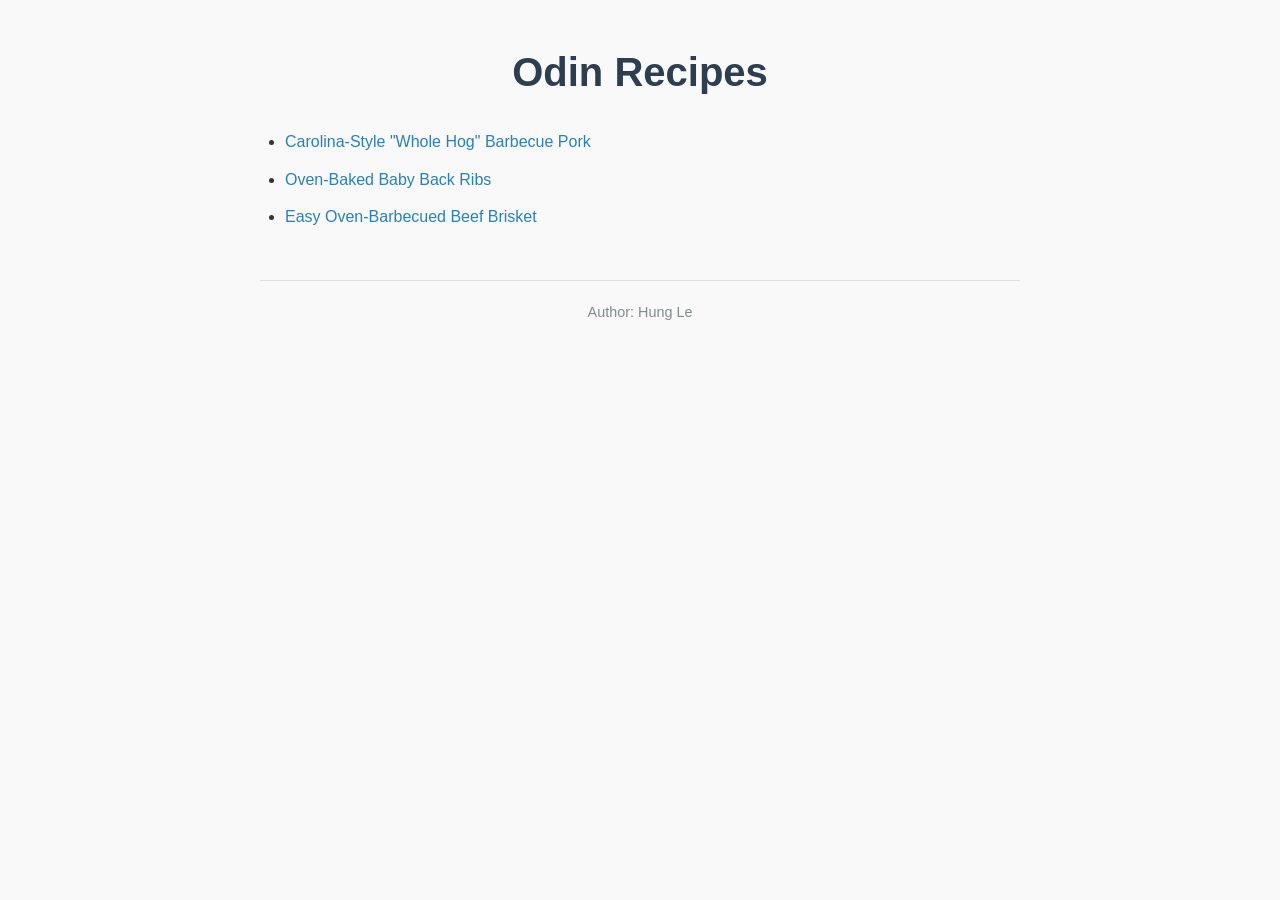
<file: index.html>
<!DOCTYPE html>
<html lang="en">
<head>
    <meta charset="UTF-8">
    <meta name="viewport" content="width=device-width, initial-scale=1.0">
    <title>Odin Recipes</title>
    <link rel="stylesheet" href="./style.css">
</head>
<body>
    <h1>Odin Recipes</h1>
    <ul>
        <li><a href="./recipes/whole-dog.html">Carolina-Style "Whole Hog" Barbecue Pork</a></li>
        <li><a href="./recipes/baby-back-ribs.html">Oven-Baked Baby Back Ribs</a></li>
        <li><a href="./recipes/easy-oven-barbecued-beef-brisket.html">Easy Oven-Barbecued Beef Brisket</a></li>
    </ul>
    <footer>
        <p>Author: Hung Le</p>
    </footer>
</body>
</html>
</file>
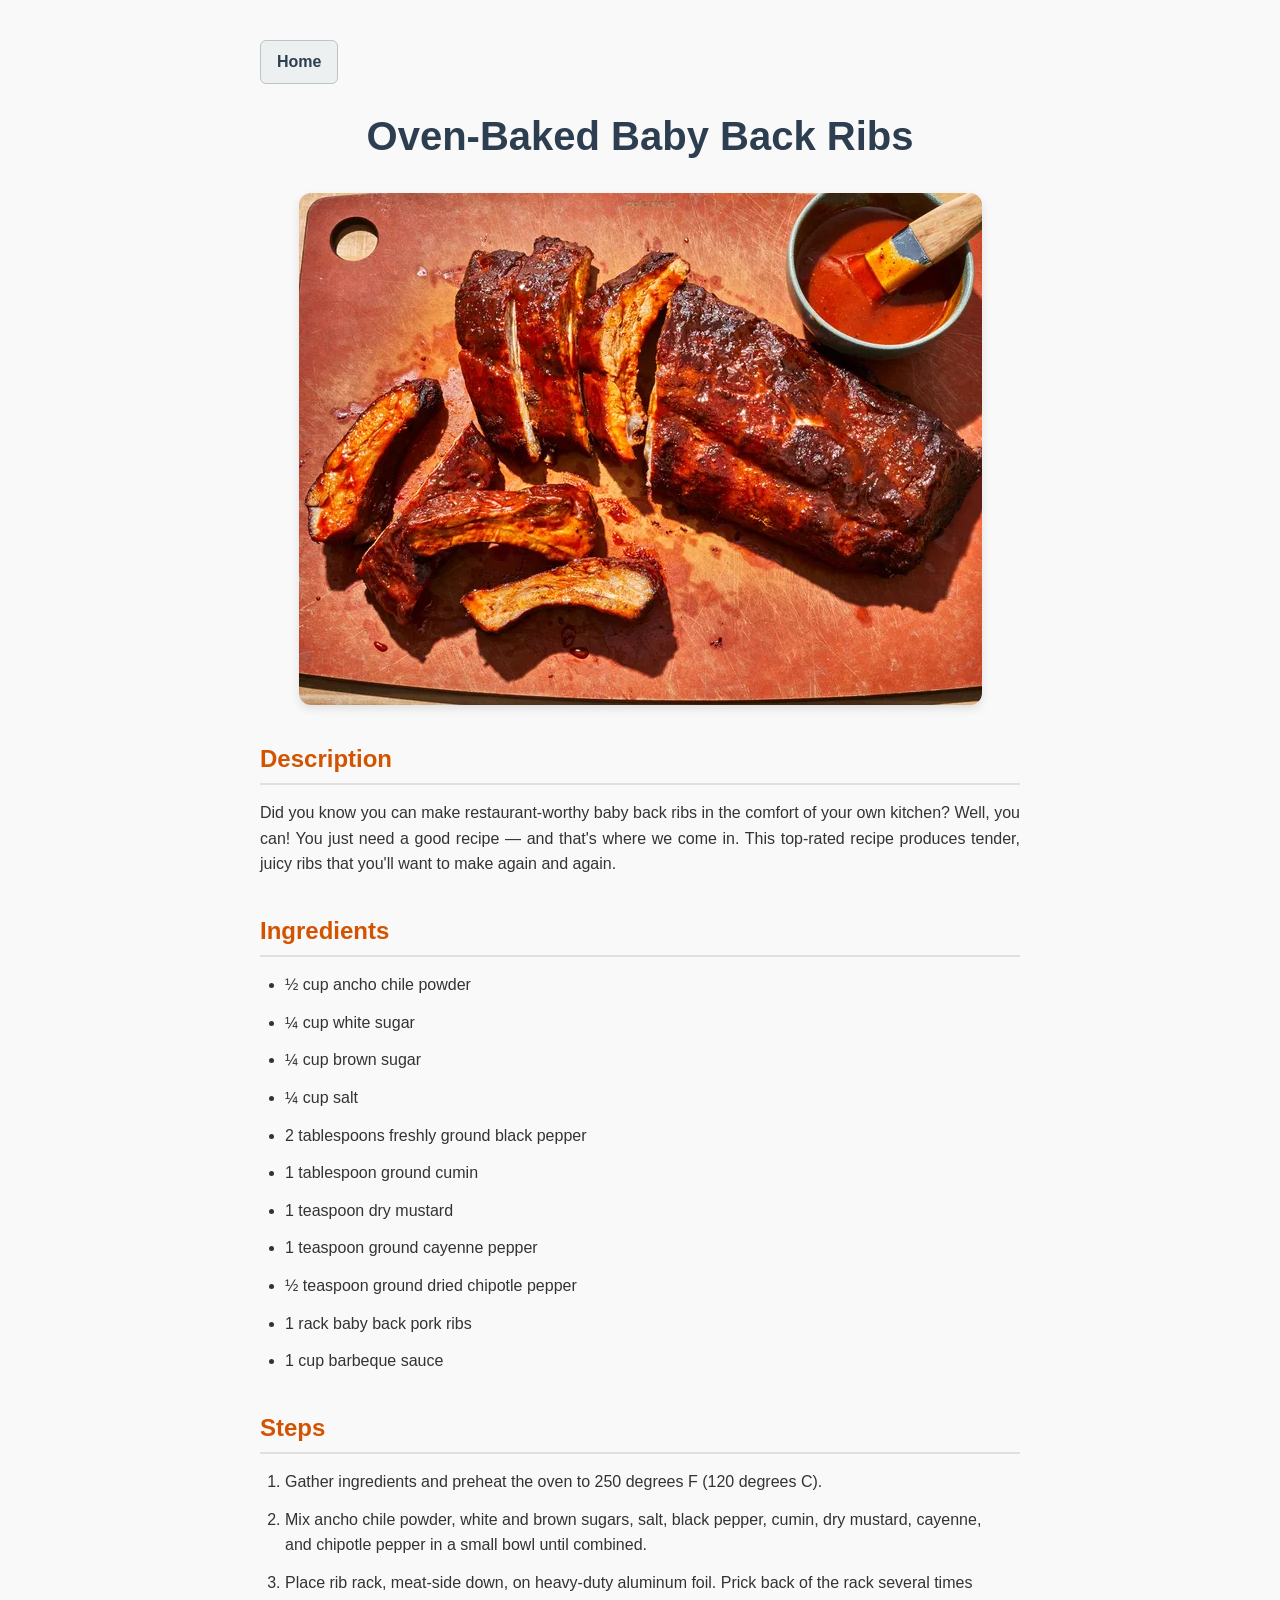
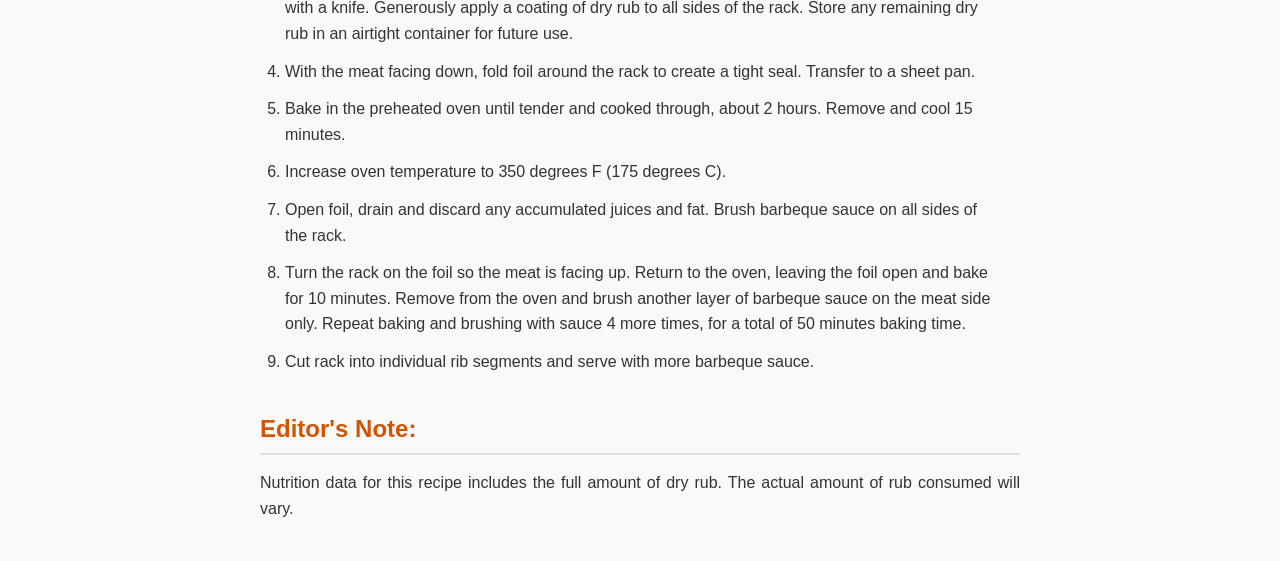
<file: recipes/baby-back-ribs.html>
<!DOCTYPE html>
<html lang="en">
<head>
    <meta charset="UTF-8">
    <meta name="viewport" content="width=device-width, initial-scale=1.0">
    <title>Oven-Baked Baby Back Ribs</title>
    <link rel="stylesheet" href="../style.css">
</head>
<body>
    <a href="../index.html">Home</a>
    <h1>Oven-Baked Baby Back Ribs</h1>
    <img src="./220987-Baked-BBQ-Baby-Back-Ribs-DDMFS-4x3-414f256dcde64ae6a21dc92dc34f6488.webp" alt="">

    <h2>Description</h2>
    <p>Did you know you can make restaurant-worthy baby back ribs in the comfort of your own kitchen? Well, you can! You just need a good recipe — and that's where we come in. This top-rated recipe produces tender, juicy ribs that you'll want to make again and again.</p>

    <h2>Ingredients</h2>
    <ul>
        <li>½ cup ancho chile powder</li>
        <li>¼ cup white sugar</li>
        <li>¼ cup brown sugar</li>
        <li>¼ cup salt</li>
        <li>2 tablespoons freshly ground black pepper</li>
        <li>1 tablespoon ground cumin</li>
        <li>1 teaspoon dry mustard</li>
        <li>1 teaspoon ground cayenne pepper</li>
        <li>½ teaspoon ground dried chipotle pepper</li>
        <li>1 rack baby back pork ribs</li>
        <li>1 cup barbeque sauce</li>
    </ul>

    <h2>Steps</h2>
    <ol>
        <li>Gather ingredients and preheat the oven to 250 degrees F (120 degrees C).</li>
        <li>Mix ancho chile powder, white and brown sugars, salt, black pepper, cumin, dry mustard, cayenne, and chipotle pepper in a small bowl until combined.</li>
        <li>Place rib rack, meat-side down, on heavy-duty aluminum foil. Prick back of the rack several times with a knife. Generously apply a coating of dry rub to all sides of the rack. Store any remaining dry rub in an airtight container for future use.</li>
        <li>With the meat facing down, fold foil around the rack to create a tight seal. Transfer to a sheet pan.</li>
        <li>Bake in the preheated oven until tender and cooked through, about 2 hours. Remove and cool 15 minutes.</li>
        <li>Increase oven temperature to 350 degrees F (175 degrees C).</li>
        <li>Open foil, drain and discard any accumulated juices and fat. Brush barbeque sauce on all sides of the rack.</li>
        <li>Turn the rack on the foil so the meat is facing up. Return to the oven, leaving the foil open and bake for 10 minutes. Remove from the oven and brush another layer of barbeque sauce on the meat side only. Repeat baking and brushing with sauce 4 more times, for a total of 50 minutes baking time.</li>
        <li>Cut rack into individual rib segments and serve with more barbeque sauce.</li>
    </ol>

    <h2>Editor's Note:</h2>
    <p>Nutrition data for this recipe includes the full amount of dry rub. The actual amount of rub consumed will vary.</p>
</body>
</html>
</file>
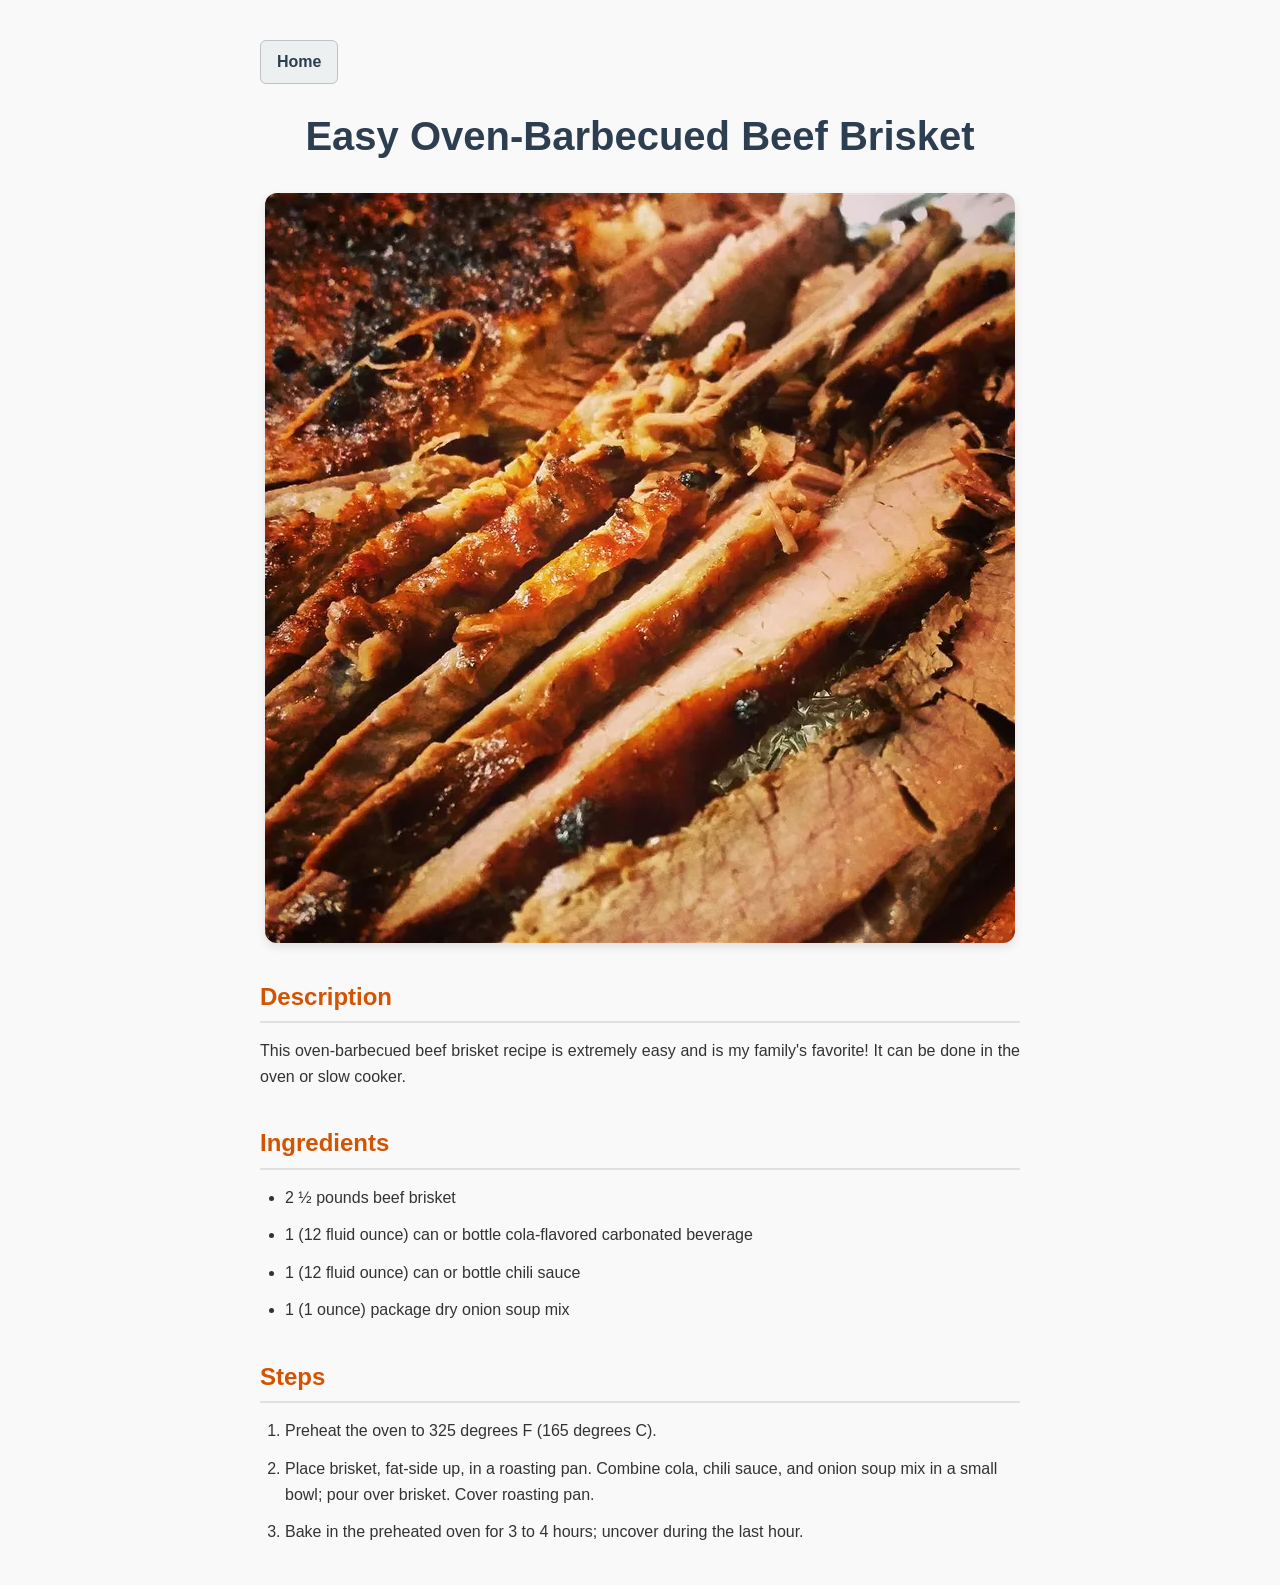
<file: recipes/easy-oven-barbecued-beef-brisket.html>
<!DOCTYPE html>
<html lang="en">
<head>
    <meta charset="UTF-8">
    <meta name="viewport" content="width=device-width, initial-scale=1.0">
    <title>Easy Oven-Barbecued Beef Brisket</title>
    <link rel="stylesheet" href="../style.css">
</head>
<body>
    <a href="../index.html">Home</a>
    <h1>Easy Oven-Barbecued Beef Brisket</h1>
    <img src="./2692050-62b86f3b48c64a6c8fdf0d5de924b157.webp" alt="">
    <h2>Description</h2>
    <p>This oven-barbecued beef brisket recipe is extremely easy and is my family's favorite! It can be done in the oven or slow cooker.</p>

    <h2>Ingredients</h2>
    <ul>
        <li>2 ½ pounds beef brisket</li>
        <li>1 (12 fluid ounce) can or bottle cola-flavored carbonated beverage</li>
        <li>1 (12 fluid ounce) can or bottle chili sauce</li>
        <li>1 (1 ounce) package dry onion soup mix</li>
    </ul>

    <h2>Steps</h2>
    <ol>
        <li>Preheat the oven to 325 degrees F (165 degrees C).</li>
        <li>Place brisket, fat-side up, in a roasting pan. Combine cola, chili sauce, and onion soup mix in a small bowl; pour over brisket. Cover roasting pan.</li>
        <li>Bake in the preheated oven for 3 to 4 hours; uncover during the last hour.</li>
    </ol>
</body>
</html>
</file>
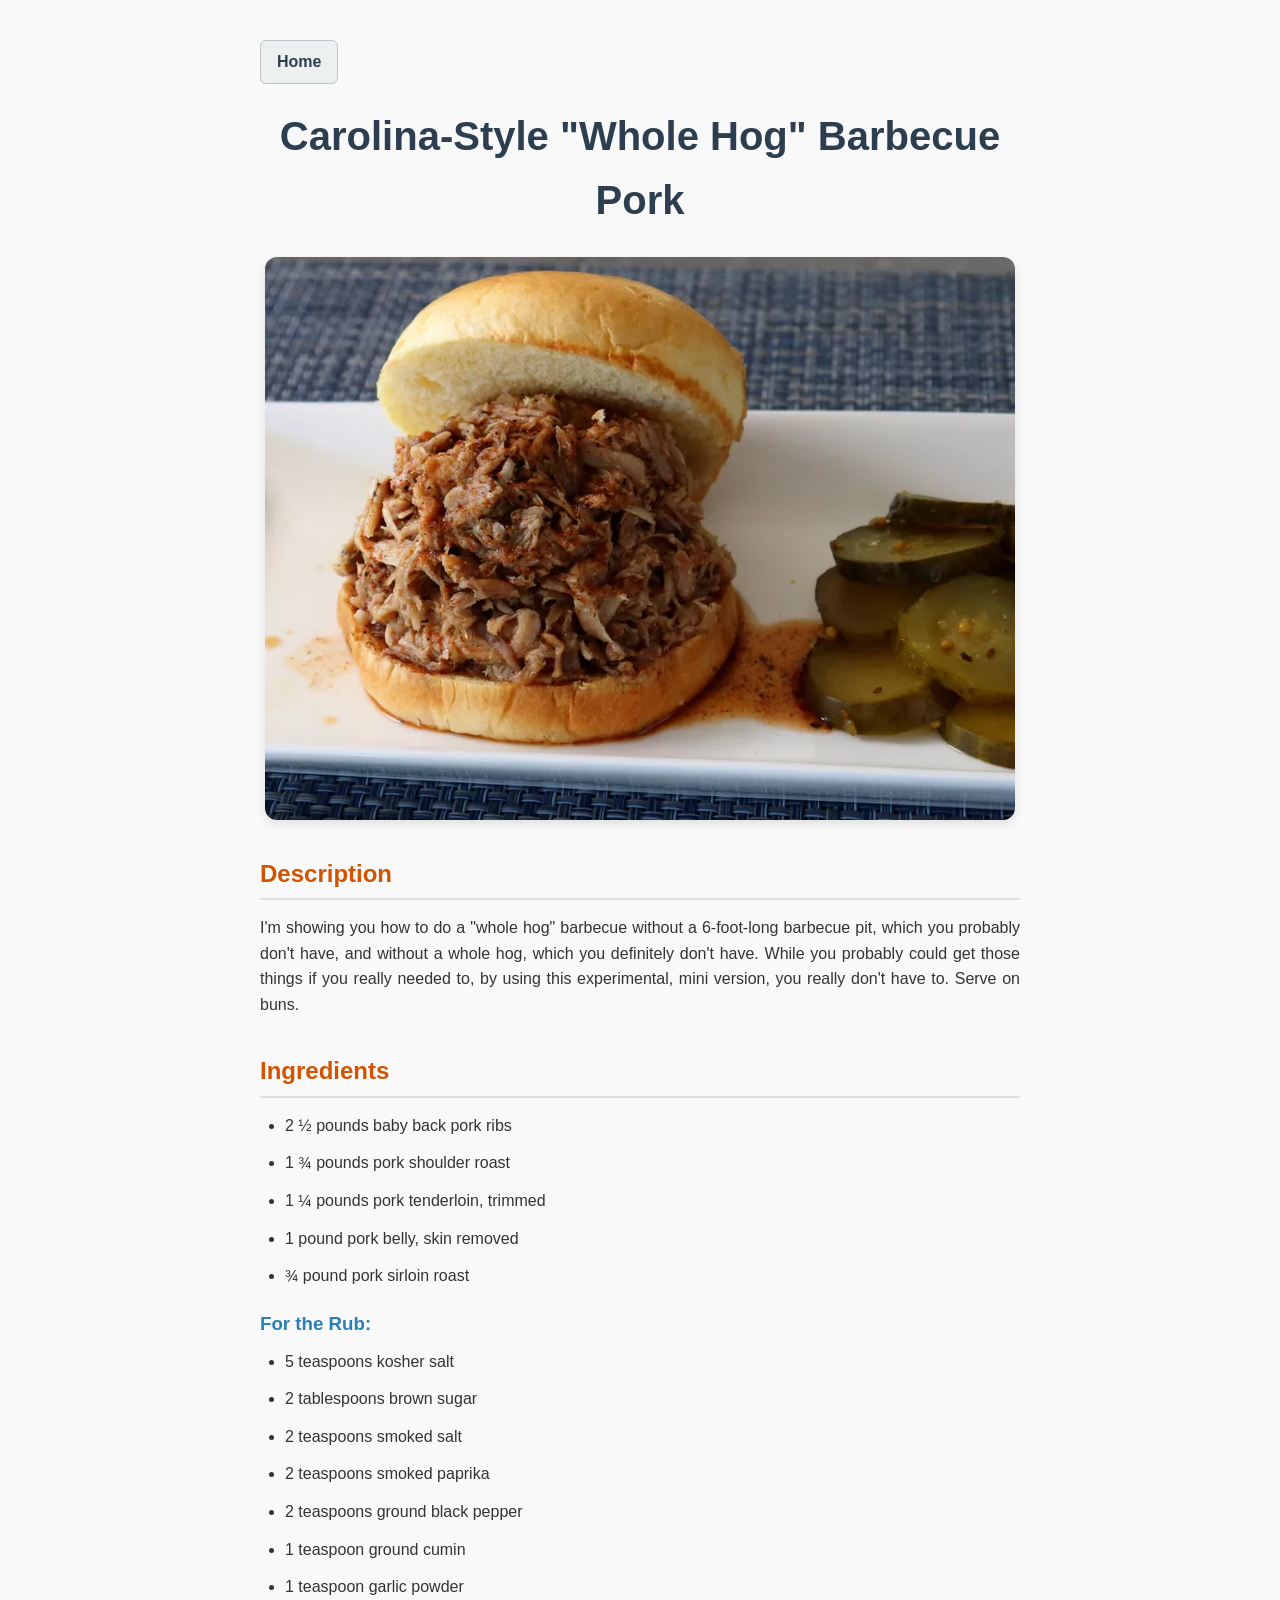
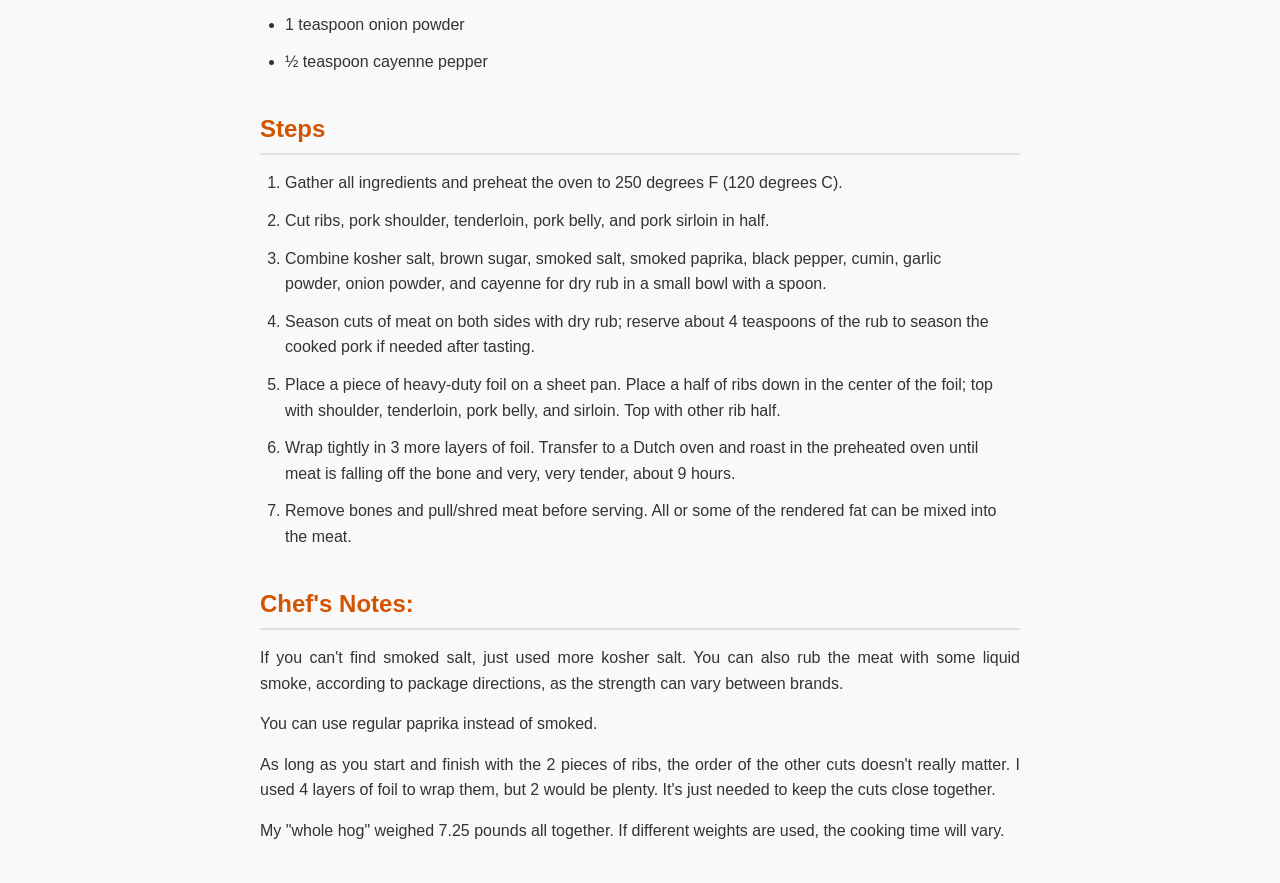
<file: recipes/whole-dog.html>
<!DOCTYPE html>
<html lang="en">
<head>
    <meta charset="UTF-8">
    <meta name="viewport" content="width=device-width, initial-scale=1.0">
    <title>Carolina-Style "Whole Hog" Barbecue Pork</title>
    <link rel="stylesheet" href="../style.css">
</head>
<body>
    <a href="../index.html">Home</a>
    <h1>Carolina-Style "Whole Hog" Barbecue Pork</h1>
    <img src="IMG_9344_Carolina-Style-Whole-Hog-Barbecue-Pork-4x3-1-2000-59868c73c62f4aa389e8579a02cd3340.webp" alt="">
    <h2>Description</h2>
    <p>
        I'm showing you how to do a "whole hog" barbecue without a 6-foot-long barbecue pit, which you probably don't have, and without a whole hog, which you definitely don't have. While you probably could get those things if you really needed to, by using this experimental, mini version, you really don't have to. Serve on buns.
    </p>

    <h2>Ingredients</h2>
    <ul>
        <li>2 ½ pounds baby back pork ribs</li>
        <li>1 ¾ pounds pork shoulder roast</li>
        <li>1 ¼ pounds pork tenderloin, trimmed</li>
        <li>1 pound pork belly, skin removed</li>
        <li>¾ pound pork sirloin roast</li>
    </ul>

    <h3>For the Rub:</h3>
    <ul>
        <li>5 teaspoons kosher salt</li>
        <li>2 tablespoons brown sugar</li>
        <li>2 teaspoons smoked salt</li>
        <li>2 teaspoons smoked paprika</li>
        <li>2 teaspoons ground black pepper</li>
        <li>1 teaspoon ground cumin</li>
        <li>1 teaspoon garlic powder</li>
        <li>1 teaspoon onion powder</li>
        <li>½ teaspoon cayenne pepper</li>
    </ul>

    <h2>Steps</h2>
    <ol>
        <li>Gather all ingredients and preheat the oven to 250 degrees F (120 degrees C).</li>
        <li>Cut ribs, pork shoulder, tenderloin, pork belly, and pork sirloin in half.</li>
        <li>Combine kosher salt, brown sugar, smoked salt, smoked paprika, black pepper, cumin, garlic powder, onion powder, and cayenne for dry rub in a small bowl with a spoon.</li>
        <li>Season cuts of meat on both sides with dry rub; reserve about 4 teaspoons of the rub to season the cooked pork if needed after tasting.</li>
        <li>Place a piece of heavy-duty foil on a sheet pan. Place a half of ribs down in the center of the foil; top with shoulder, tenderloin, pork belly, and sirloin. Top with other rib half.</li>
        <li>Wrap tightly in 3 more layers of foil. Transfer to a Dutch oven and roast in the preheated oven until meat is falling off the bone and very, very tender, about 9 hours.</li>
        <li>Remove bones and pull/shred meat before serving. All or some of the rendered fat can be mixed into the meat.</li>
    </ol>

    <h2>Chef's Notes:</h2>
    <p>If you can't find smoked salt, just used more kosher salt. You can also rub the meat with some liquid smoke, according to package directions, as the strength can vary between brands.</p>
    <p>You can use regular paprika instead of smoked.</p>
    <p>As long as you start and finish with the 2 pieces of ribs, the order of the other cuts doesn't really matter. I used 4 layers of foil to wrap them, but 2 would be plenty. It's just needed to keep the cuts close together.</p>
    <p>My "whole hog" weighed 7.25 pounds all together. If different weights are used, the cooking time will vary.</p>
</body>
</html>
</file>
<file: style.css>
/* Reset để các trình duyệt hiển thị giống nhau */
* {
    margin: 0;
    padding: 0;
    box-sizing: border-box;
}

/* Căn giữa trang web và thiết lập font tổng thể */
body {
    font-family: 'Segoe UI', 'Segoe UI', Tahoma, Geneva, Verdana, sans-serif;
    line-height: 1.6;
    color: #333333;
    background-color: #f9f9f9;
    max-width: 800px;
    margin: 40px auto;
    padding: 0 20px;
}

/* Làm đẹp các heading */
h1 {
    text-align: center;
    color: #2c3e50;
    margin-bottom: 25px;
    font-size: 2.5rem;
}

h2 {
    color: #d35400;
    margin-top: 35px;
    margin-bottom: 15px;
    border-bottom: 2px solid #e0e0e0;
    padding-bottom: 5px;
}

h3 {
    color: #2980b9;
    margin-top: 20px;
    margin-bottom: 10px;
}

/* Style for image */
img {
    display: block;
    max-width: 100%;
    height: auto;
    border-radius: 12px;
    margin: 0 auto 25px;
    box-shadow: 0 4px 10px rgba(0, 0, 0, 0.1);
}

/* Style for a link */
a {
    color: #2980b9;
    text-decoration: none;
    font-weight: 500;
    transition: color 0.3s ease;
}

a:hover {
    color: #c0392b;
    text-decoration: underline;
}

body > a{
    display: inline-block;
    margin-bottom: 20px;
    padding: 8px 16px;
    background-color: #ecf0f1;
    border-radius: 6px;
    color: #2c3e50;
    font-weight: bold;
    border: 1px solid #bdc3c7;
}

body > a:hover {
    background-color: #bdc3c7;
    text-decoration: none;
}

ul, ol {
    margin-left: 25px;
    margin-right: 20px;
}

li {
    margin-bottom: 12px;
}

p {
    margin-bottom: 15px;
    text-align: justify;
}

footer > p{
    margin-top: 50px;
    text-align: center;
    font-size: 0.9rem;
    color: #7f8c8d;
    border-top: 1px solid #e0e0e0;
    padding-top: 20px;
}
</file>
